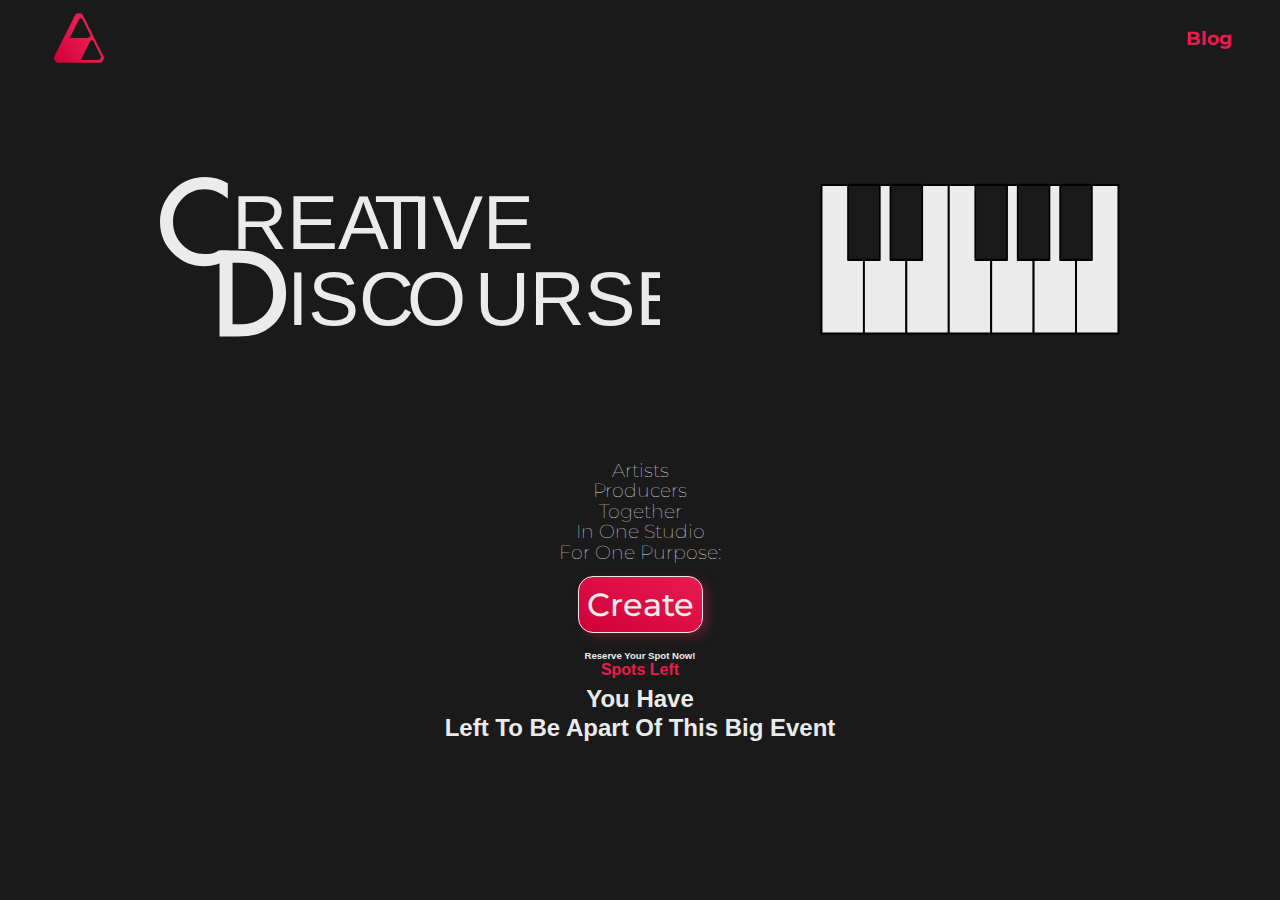
<file: index.html>
<!DOCTYPE html>
<html lang="en">
<head>
    <meta charset="UTF-8">
    <meta name="viewport" content="width=device-width, initial-scale=1.0">
    <title>Creative Discourse</title>
    <link rel="icon" href="/images/favicon.png" type="image/png">
    <link rel="stylesheet" href="/css/styles.css">
    <link rel="stylesheet" href="/css/signUpFormStyling.css">
    <link href="https://fonts.googleapis.com/css2?family=Montserrat:wght@400;500&display=swap" rel="stylesheet"> 
</head>
<body>
    <audio id="cKey" src="/media/Allstar1.mp3" type="audio/mpeg"></audio>
    <audio id="dKey" src="/media/Phenom.mp3" type="audio/mpeg"></audio>
    <audio id="eKey" src="/media/Braveheart.mp3" type="audio/mpeg"></audio>
    <audio id="fKey" src="/media/Reality.mp3" type="audio/mpeg"></audio>
    <audio id="gKey" src="/media/Vibe.mp3" type="audio/mpeg"></audio>
    <header class="header">
        <svg id="svgNav" height="64px" viewBox="0 0 727 720" version="1.1" xmlns="http://www.w3.org/2000/svg" xmlns:xlink="http://www.w3.org/1999/xlink" xml:space="preserve" xmlns:serif="http://www.serif.com/" style="fill-rule:evenodd;clip-rule:evenodd;stroke-linejoin:round;stroke-miterlimit:2;">
            <a xlink:href="/index.html">
            <g id="Begotten-Icon" serif:id="Begotten Icon" transform="matrix(0.528187,0,-3.39422e-32,0.528187,-3825.59,-6306.54)">
                <path id= "icon" d="M8504.32,13303.1L7356.31,13303.1C7328.62,13303.1 7302.9,13288.8 7288.31,13265.3C7277.8,13248.3 7265.43,13228.4 7254.91,13211.4C7240.26,13187.7 7238.93,13158.2 7251.39,13133.4C7392.8,12851.4 7675.57,12287.5 7827.74,11984.1C7841.31,11957 7868.99,11940 7899.25,11940C7918.98,11940 7941.65,11940 7961.38,11940C7991.65,11940 8019.32,11957 8032.89,11984.1C8185.07,12287.5 8467.84,12851.4 8609.24,13133.4C8621.7,13158.2 8620.37,13187.7 8605.73,13211.4C8595.2,13228.4 8582.83,13248.3 8572.32,13265.3C8557.73,13288.8 8532.01,13303.1 8504.32,13303.1ZM8459.01,13228.4C8479.82,13228.4 8499.14,13217.7 8510.07,13200C8515.99,13190.4 8522.61,13179.6 8528.53,13170C8539.46,13152.3 8540.44,13130.2 8531.11,13111.6C8472.39,12994.5 8383.28,12816.8 8330.03,12710.7C8321.55,12693.8 8304.25,12683.1 8285.33,12683.1C8266.42,12683.1 8249.12,12693.8 8240.64,12710.7C8156.06,12879.3 7980.97,13228.4 7980.97,13228.4L8459.01,13228.4ZM7936.28,12103.8C7944.76,12086.9 7962.06,12076.2 7980.97,12076.2C7999.89,12076.2 8017.19,12086.9 8025.67,12103.8C8081.31,12214.7 8176.13,12403.8 8234.49,12520.2C8245.38,12541.9 8244.24,12567.6 8231.49,12588.3C8218.74,12609 8196.2,12621.5 8171.92,12621.5C7995.81,12621.5 7676.61,12621.5 7676.61,12621.5C7676.61,12621.5 7851.7,12272.4 7936.28,12103.8Z" 
                />
            </g>
            </a>
            <defs>
                <linearGradient id="iconGrad" x1="0" y1="0" x2="1" y2="0" 
                gradientUnits="userSpaceOnUse" gradientTransform="matrix(877.68,-545.366,545.366,877.68,7272.75,13228.4)">
                    <stop offset="0" style="stop-color:rgb(206,0,53);stop-opacity:1"/>
                    <stop offset="1" style="stop-color:rgb(233,27,80);stop-opacity:1"/>
                </linearGradient>
            </defs>
        </svg>
        <a href="/blog" class="navLink">Blog</a>
    </header>
    <main class="wrapper">
        <div id="title" aria-label="Creative Discoure" title="Creative Discourse">
            <svg width="100%" height="100%" viewBox="0 0 631 202" version="1.1" xmlns="http://www.w3.org/2000/svg" xmlns:xlink="http://www.w3.org/1999/xlink" xml:space="preserve" xmlns:serif="http://www.serif.com/" style="fill-rule:evenodd;clip-rule:evenodd;stroke-linejoin:round;stroke-miterlimit:2;">
                <g transform="matrix(1,0,0,1,-100,-100)">
                    <g transform="matrix(1,0,0,1,-177.868,-58.7185)">
                        <g transform="matrix(1,0,0,1,168.18,75.75)">
                            <text x="270.274px" y="269.39px" style="font-family:'Futura-Medium', 'Futura', sans-serif;font-weight:500;font-size:96px;fill:rgb(235,235,235);">ISC<tspan x="421.352px 507.133px " y="269.39px 269.39px ">OU</tspan>RSE</text>
                        </g>
                        <g transform="matrix(1,0,0,1,98.9219,-19.2654)">
                            <text x="270.274px" y="269.39px" style="font-family:'Futura-Medium', 'Futura', sans-serif;font-weight:500;font-size:96px;fill:rgb(235,235,235);">REA<tspan x="449.43px 495.743px " y="269.39px 269.39px ">TI</tspan>VE</text>
                        </g>
                        <g>
                            <g id="theD" transform="matrix(144,0,0,144,340.059,360)">
                                <path d="M0.09,0L0.09,-0.754L0.249,-0.754C0.324,-0.754 0.384,-0.746 0.428,
                                -0.731C0.475,-0.717 0.518,-0.692 0.557,-0.657C0.634,-0.586 0.673,-0.493 0.673,
                                -0.377C0.673,-0.261 0.633,-0.167 0.552,-0.096C0.511,-0.06 0.468,-0.035 0.424,
                                -0.021C0.382,-0.007 0.323,0 0.247,0L0.09,0ZM0.204,-0.107L0.255,-0.107C0.306,
                                -0.107 0.349,-0.112 0.383,-0.123C0.417,-0.134 0.447,-0.153 0.475,-0.177C0.531,
                                -0.228 0.559,-0.295 0.559,-0.377C0.559,-0.46 0.531,-0.527 0.476,-0.578C0.426,
                                -0.624 0.352,-0.647 0.255,-0.647L0.204,-0.647L0.204,-0.107Z" 
                                style="fill-rule:nonzero;"/>
                            </g>
                            <g id="theC" transform="matrix(144,0,0,144,270.274,269.39)">
                                <path d="M0.647,-0.713L0.647,-0.579C0.582,-0.634 0.514,-0.661 0.443,
                                -0.661C0.366,-0.661 0.301,-0.633 0.248,-0.578C0.194,-0.522 0.167,
                                -0.455 0.167,-0.375C0.167,-0.295 0.194,-0.229 0.248,-0.174C0.301,
                                -0.12 0.366,-0.093 0.444,-0.093C0.484,-0.093 0.519,-0.097 0.546,
                                -0.112C0.563,-0.122 0.555,-0.122 0.575,-0.124C0.594,-0.127 0.615,
                                -0.12 0.656,-0.125L0.647,-0.042C0.582,-0.005 0.514,0.014 0.442,
                                0.014C0.335,0.014 0.243,-0.024 0.167,-0.099C0.091,-0.175 0.053,
                                -0.266 0.053,-0.374C0.053,-0.47 0.084,-0.555 0.148,-0.63C0.226,
                                -0.722 0.327,-0.769 0.451,-0.769C0.519,-0.769 0.584,-0.75 0.647,-0.713Z" 
                                style="fill-rule:nonzero;"/>
                            </g>
                        </g>
                    </g>
                </g>
            </svg>
        </div>
        <div id="piano" aria-label="A Playable Piano">
            <svg width="100%" height="100%" viewBox="0 0 305 154" version="1.1" xmlns="http://www.w3.org/2000/svg" xmlns:xlink="http://www.w3.org/1999/xlink" xml:space="preserve" xmlns:serif="http://www.serif.com/" style="fill-rule:evenodd;clip-rule:evenodd;stroke-linecap:round;stroke-linejoin:round;stroke-miterlimit:1.5;">
                <g transform="matrix(1,0,0,1,-881,-124)">
                    <g id="Piano" transform="matrix(2.15631,0,0,2.17666,124.595,-733.649)">
                        <g transform="matrix(0.970948,0,0,1,10.2117,0)">
                            <rect onClick="playSong()" id="cPiano" x="351.493" y="394.558" width="20.598" height="69.346" style="stroke:black;stroke-width:0.94px;"/>
                        </g>
                        <g transform="matrix(0.970948,0,0,1,30.2117,0)">
                            <rect onclick="playSong()" id="dPiano" x="351.493" y="394.558" width="20.598" 
                            height="69.346" style="stroke:black;stroke-width:0.94px;"/>
                        </g>
                        <g transform="matrix(0.970948,0,0,1,50.2117,0)">
                            <rect onclick="playSong()" id="ePiano" x="351.493" y="394.558" width="20.598" 
                            height="69.346" style="stroke:black;stroke-width:0.94px;"/>
                        </g>
                        <g transform="matrix(0.970948,0,0,1,70.2117,0)">
                            <rect onclick="playSong()" id="fPiano" x="351.493" y="394.558" width="20.598" 
                            height="69.346" style="stroke:black;stroke-width:0.94px;"/>
                        </g>
                        <g transform="matrix(0.970948,0,0,1,90.2117,0)">
                            <rect onclick="playSong()" id="gPiano" x="351.493" y="394.558" width="20.598" 
                            height="69.346" style="stroke:black;stroke-width:0.94px;"/>
                        </g>
                        <g transform="matrix(0.970948,0,0,1,110.212,0)">
                            <rect id="aPiano" x="351.493" y="394.558" width="20.598" 
                            height="69.346" style="stroke:black;stroke-width:0.94px;"/>
                        </g>
                        <g transform="matrix(0.970948,0,0,1,130.212,0)">
                            <rect x="351.493" y="394.558" width="20.598" 
                            height="69.346" style="stroke:black;stroke-width:0.94px;"/>
                        </g>
                        <g transform="matrix(0.75,0,0,0.994438,92.8733,16.0376)">
                            <rect x="361.493" y="380.638" width="20" 
                            height="35.196" style="fill:rgb(26,26,26);stroke:black;stroke-width:1.05px;"/>
                        </g>
                        <g transform="matrix(0.75,0,0,0.994438,152.873,16.0376)">
                            <rect x="361.493" y="380.638" width="20" 
                            height="35.196" style="fill:rgb(26,26,26);stroke:black;stroke-width:1.05px;"/>
                        </g>
                        <g transform="matrix(0.75,0,0,0.994438,112.873,16.0376)">
                            <rect x="361.493" y="380.638" width="20" 
                            height="35.196" style="fill:rgb(26,26,26);stroke:black;stroke-width:1.05px;"/>
                        </g>
                        <g transform="matrix(0.75,0,0,0.994438,172.873,16.0376)">
                            <rect x="361.493" y="380.638" width="20" 
                            height="35.196" style="fill:rgb(26,26,26);stroke:black;stroke-width:1.05px;"/>
                        </g>
                        <g transform="matrix(0.75,0,0,0.994438,192.873,16.0376)">
                            <rect x="361.493" y="380.638" width="20" 
                            height="35.196" style="fill:rgb(26,26,26);stroke:black;stroke-width:1.05px;"/>
                        </g>
                    </g>
                </g>
            </svg>
        </div>
        <!-- <video src="/media/Creative-Discourse-Promo.mp4" controls class="videos"></video> -->
        <h3 id="tagline">
            Artists <br>
            Producers <br>
            Together <br>
            In One Studio <br>
            For One Purpose:
        </h3>        
    <!-- STRIPE CODE FOR CHECKOUT BUTTON -->
    <button class="button" id="checkout-button" data-secret="{{ session_id }}" aria-label="Reservation Button" title="Reservation Button">
        <a href="reservation">Create</a>  
    </button>
    <div class="reserve-section">
        <h4 id="reserveTitle">Reserve Your Spot Now!</h4>
        <h4 id="spotsLeft"><span id="counter"></span> Spots Left</h4>
    </div>
    <div class="countdown-section">
        <h2>You Have</h2>
        <h2 id="countdown"></h2>
        <h2 id="countdownEnd">Left To Be Apart Of This Big Event</h2>  
    </div>
    
    </main>
    <script src="/scripts/main.js"></script>
    <script src="/scripts/payment.js"></script>
    <script type="text/javascript" id="hs-script-loader" async defer src="//js-na1.hs-scripts.com/20341318.js"></script>
</body>
</html>
</file>
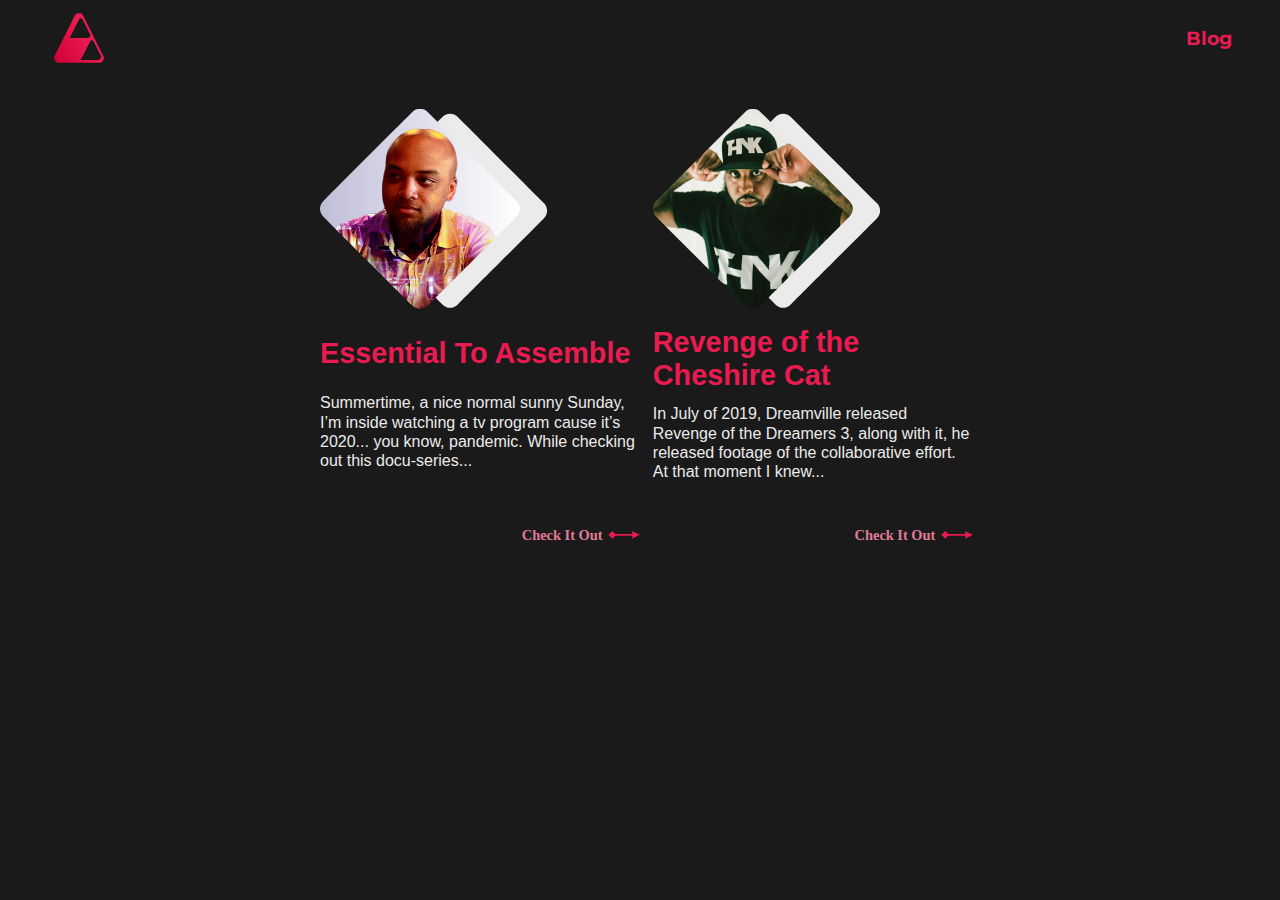
<file: blog.html>
<!DOCTYPE html>
<html lang="en">
<head>
    <meta charset="UTF-8">
    <meta name="viewport" content="width=device-width, initial-scale=1.0">
    <title>Creative Discourse Blog</title>
    <link rel="icon" href="/images/favicon.png" type="image/png">
    <link rel="stylesheet" href="/css/styles.css">
    <link rel="stylesheet" href="/css/blogStyle.css">
    <link href="https://fonts.googleapis.com/css2?family=Montserrat:wght@400;500&display=swap" rel="stylesheet"> 
</head>
<body>
    <svg class="svgClip postClip" height="0" width="0" aria-hidden="true" xmlns="http://www.w3.org/2000/svg" stroke-linejoin="round">
        <defs>
            <clipPath id="profilePicClip" clipPathUnits="objectBoundingBox">
            <path d="M0.462,0.016 C0.472,0.006,0.486,0,0.5,0 C0.514,0,0.528,0.006,0.538,0.016 C0.635,0.112,0.888,0.365,0.984,0.462 C0.994,0.472,1,0.486,1,0.5 C1,0.514,0.994,0.528,0.984,0.538 C0.888,0.635,0.635,0.888,0.538,0.984 C0.528,0.994,0.514,1,0.5,1 C0.486,1,0.472,0.994,0.462,0.984 C0.365,0.888,0.112,0.635,0.016,0.538 C0.006,0.528,0,0.514,0,0.5 C0,0.486,0.006,0.472,0.016,0.462 C0.112,0.365,0.365,0.112,0.462,0.016"/>
            </clipPath>
        </defs>
        </svg>
        <header class="header">
            <svg id="svgNav" height="64px" viewBox="0 0 727 720" aria-label="Begotten Sounds Icon home link" label="Begotten Sounds Icon link to go home" version="1.1" xmlns="http://www.w3.org/2000/svg" xmlns:xlink="http://www.w3.org/1999/xlink" xml:space="preserve" xmlns:serif="http://www.serif.com/" style="fill-rule:evenodd;clip-rule:evenodd;stroke-linejoin:round;stroke-miterlimit:2;">
                <a xlink:href="/index">
                <g id="Begotten-Icon" serif:id="Begotten Icon" transform="matrix(0.528187,0,-3.39422e-32,0.528187,-3825.59,-6306.54)">
                    <path id= "icon" d="M8504.32,13303.1L7356.31,13303.1C7328.62,13303.1 7302.9,13288.8 7288.31,13265.3C7277.8,13248.3 7265.43,13228.4 7254.91,13211.4C7240.26,13187.7 7238.93,13158.2 7251.39,13133.4C7392.8,12851.4 7675.57,12287.5 7827.74,11984.1C7841.31,11957 7868.99,11940 7899.25,11940C7918.98,11940 7941.65,11940 7961.38,11940C7991.65,11940 8019.32,11957 8032.89,11984.1C8185.07,12287.5 8467.84,12851.4 8609.24,13133.4C8621.7,13158.2 8620.37,13187.7 8605.73,13211.4C8595.2,13228.4 8582.83,13248.3 8572.32,13265.3C8557.73,13288.8 8532.01,13303.1 8504.32,13303.1ZM8459.01,13228.4C8479.82,13228.4 8499.14,13217.7 8510.07,13200C8515.99,13190.4 8522.61,13179.6 8528.53,13170C8539.46,13152.3 8540.44,13130.2 8531.11,13111.6C8472.39,12994.5 8383.28,12816.8 8330.03,12710.7C8321.55,12693.8 8304.25,12683.1 8285.33,12683.1C8266.42,12683.1 8249.12,12693.8 8240.64,12710.7C8156.06,12879.3 7980.97,13228.4 7980.97,13228.4L8459.01,13228.4ZM7936.28,12103.8C7944.76,12086.9 7962.06,12076.2 7980.97,12076.2C7999.89,12076.2 8017.19,12086.9 8025.67,12103.8C8081.31,12214.7 8176.13,12403.8 8234.49,12520.2C8245.38,12541.9 8244.24,12567.6 8231.49,12588.3C8218.74,12609 8196.2,12621.5 8171.92,12621.5C7995.81,12621.5 7676.61,12621.5 7676.61,12621.5C7676.61,12621.5 7851.7,12272.4 7936.28,12103.8Z" 
                    />
                </g>
                </a>
                <defs>
                    <linearGradient id="iconGrad" x1="0" y1="0" x2="1" y2="0" 
                    gradientUnits="userSpaceOnUse" gradientTransform="matrix(877.68,-545.366,545.366,877.68,7272.75,13228.4)">
                        <stop offset="0" style="stop-color:rgb(206,0,53);stop-opacity:1"/>
                        <stop offset="1" style="stop-color:rgb(233,27,80);stop-opacity:1"/>
                    </linearGradient>
                </defs>
            </svg>
            <a href="/blog" class="navLink">Blog</a>
        </header>
    <main class="flexContainer">

       <section class="blogCard">
            <div class="profilePicBackground">
            <img src="/images/bson.jpg" alt="Profile Picture" class="profilePic" loading="lazy">
            </div>
            <h3 class="blogHeadline headline">
                <a href="/posts/essential-to-assemble" class="headlineLink">Essential To Assemble</a>
            </h3>
            <p class="blogPreview">
                Summertime, a nice normal sunny Sunday, I’m inside watching a tv program cause it’s 2020... you know, pandemic.
                While checking out this docu-series...
            </p>
            <footer class="blogLinkFooter">
                <a href="/posts/essential-to-assemble" class="blogLink blogArrow">
                    Check It Out
                </a>
            </footer>
       </section>  

       <section class="blogCard">
         <div class="profilePicBackground">
           <img src="/images/ty-profile.jpg" alt="Profile Picture" class="profilePic" loading="lazy">
         </div>
         <h3 class="blogHeadline headline">
             <a href="/posts/revenge-of-the-cheshire-cat" class="headlineLink">Revenge of the Cheshire Cat</a>
            </h3>
         <p class="blogPreview">
             In July of 2019, Dreamville released Revenge of the Dreamers 3, along with it, he released footage of the collaborative effort. 
             At that moment I knew...
         </p>
         <footer class="blogLinkFooter">
           <a href="/posts/revenge-of-the-cheshire-cat" class="blogLink blogArrow">
             Check It Out
           </a>
         </footer>
       </section> 
       
    </main>
</body>
</html>
</file>
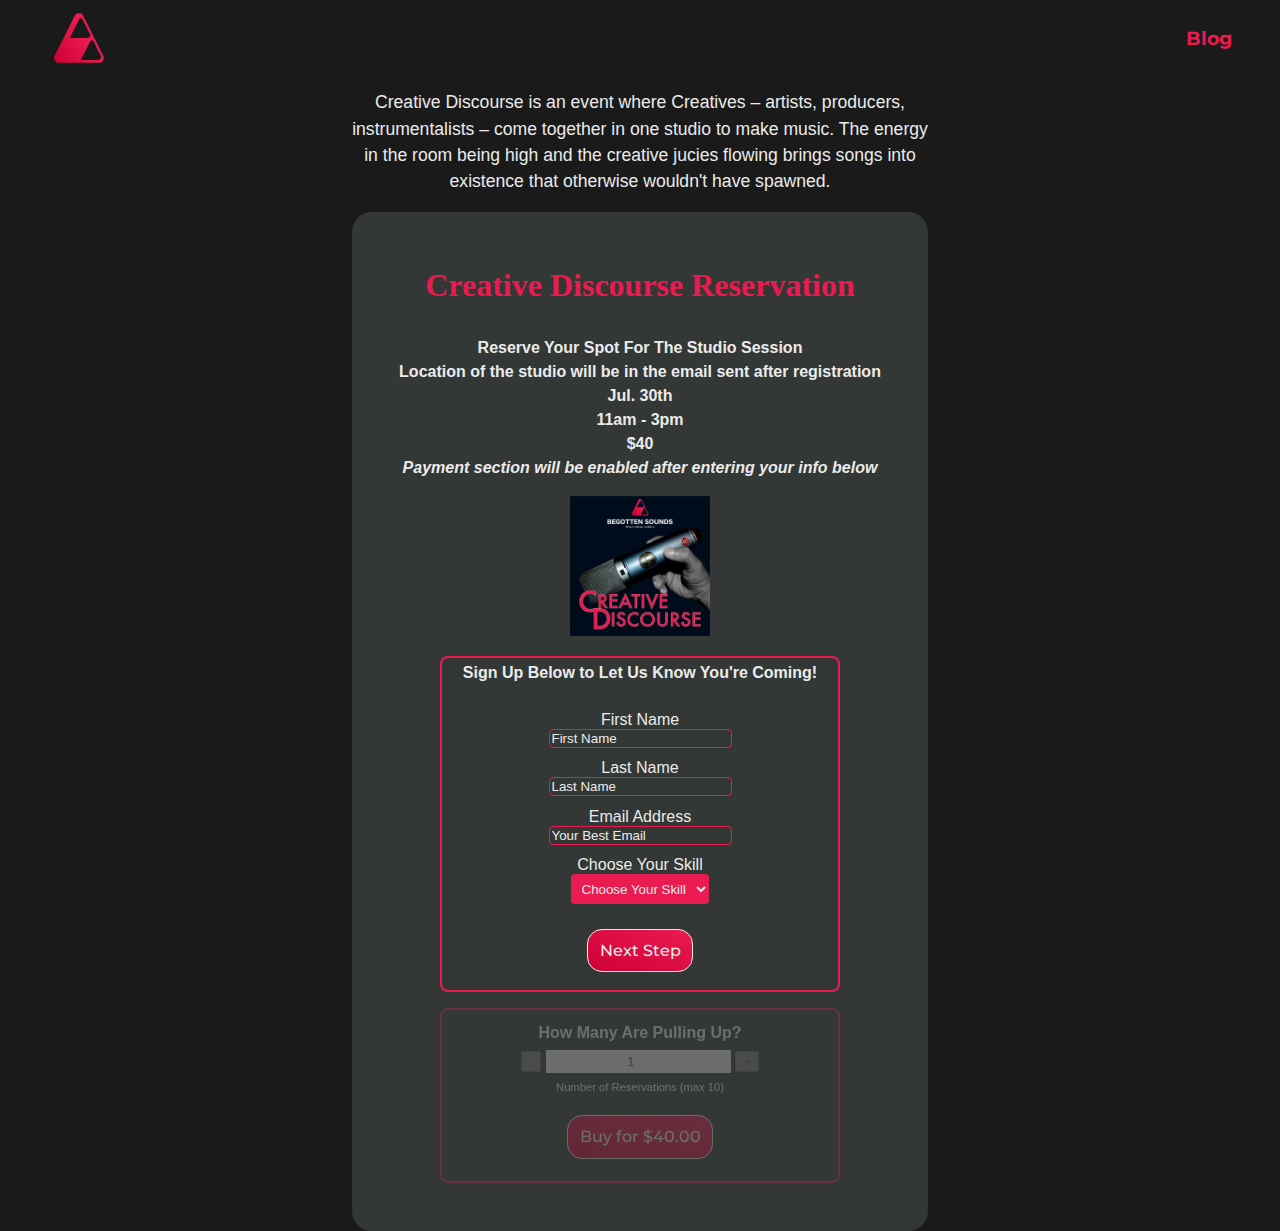
<file: reservation.html>
<!DOCTYPE html>
<html lang="en">
<head>
  <meta charset="utf-8" />
  <meta name="viewport" content="width=device-width, initial-scale=1.0">
  <title>Creative Discourse Reservation</title>
  <link rel="icon" href="/images/favicon.png" type="image/png">
  <link rel="stylesheet" href="css/reservation.css"/>
  <link rel="stylesheet" href="css/styles.css">
  <script src="https://js.stripe.com/v3/"></script>
</head>

  <body>
    <header class="header">
      <svg id="svgNav" height="64px" viewBox="0 0 727 720" version="1.1" xmlns="http://www.w3.org/2000/svg" xmlns:xlink="http://www.w3.org/1999/xlink" xml:space="preserve" xmlns:serif="http://www.serif.com/" style="fill-rule:evenodd;clip-rule:evenodd;stroke-linejoin:round;stroke-miterlimit:2;">
          <a xlink:href="/index">
          <g id="Begotten-Icon" serif:id="Begotten Icon" transform="matrix(0.528187,0,-3.39422e-32,0.528187,-3825.59,-6306.54)">
              <path id= "icon" d="M8504.32,13303.1L7356.31,13303.1C7328.62,13303.1 7302.9,13288.8 7288.31,13265.3C7277.8,13248.3 7265.43,13228.4 7254.91,13211.4C7240.26,13187.7 7238.93,13158.2 7251.39,13133.4C7392.8,12851.4 7675.57,12287.5 7827.74,11984.1C7841.31,11957 7868.99,11940 7899.25,11940C7918.98,11940 7941.65,11940 7961.38,11940C7991.65,11940 8019.32,11957 8032.89,11984.1C8185.07,12287.5 8467.84,12851.4 8609.24,13133.4C8621.7,13158.2 8620.37,13187.7 8605.73,13211.4C8595.2,13228.4 8582.83,13248.3 8572.32,13265.3C8557.73,13288.8 8532.01,13303.1 8504.32,13303.1ZM8459.01,13228.4C8479.82,13228.4 8499.14,13217.7 8510.07,13200C8515.99,13190.4 8522.61,13179.6 8528.53,13170C8539.46,13152.3 8540.44,13130.2 8531.11,13111.6C8472.39,12994.5 8383.28,12816.8 8330.03,12710.7C8321.55,12693.8 8304.25,12683.1 8285.33,12683.1C8266.42,12683.1 8249.12,12693.8 8240.64,12710.7C8156.06,12879.3 7980.97,13228.4 7980.97,13228.4L8459.01,13228.4ZM7936.28,12103.8C7944.76,12086.9 7962.06,12076.2 7980.97,12076.2C7999.89,12076.2 8017.19,12086.9 8025.67,12103.8C8081.31,12214.7 8176.13,12403.8 8234.49,12520.2C8245.38,12541.9 8244.24,12567.6 8231.49,12588.3C8218.74,12609 8196.2,12621.5 8171.92,12621.5C7995.81,12621.5 7676.61,12621.5 7676.61,12621.5C7676.61,12621.5 7851.7,12272.4 7936.28,12103.8Z" 
              />
          </g>
          </a>
          <defs>
              <linearGradient id="iconGrad" x1="0" y1="0" x2="1" y2="0" 
              gradientUnits="userSpaceOnUse" gradientTransform="matrix(877.68,-545.366,545.366,877.68,7272.75,13228.4)">
                  <stop offset="0" style="stop-color:rgb(206,0,53);stop-opacity:1"/>
                  <stop offset="1" style="stop-color:rgb(233,27,80);stop-opacity:1"/>
              </linearGradient>
          </defs>
      </svg>
      <a href="/blog" class="navLink">Blog</a>
  </header>
    <div class="sr-root">
      <div class="sr-main">
        <p id="reserveText">
          Creative Discourse is an event where Creatives – artists, producers, instrumentalists –
          come together in one studio to make music. The energy in the room being high and 
          the creative jucies flowing brings songs into existence that otherwise wouldn't have spawned.
        </p>
        <section class="container">
          <div>
            <h1>Creative Discourse Reservation</h1>
            <h4 class="reserveInfo">Reserve Your Spot For The Studio Session <br>
              Location of the studio will be in the email sent after registration
              Jul. 30th<br>
              11am - 3pm<br>
              $40<br> <em>Payment section will be enabled after entering your info below</em></h4>
            <div class="cd-image">
              <img
                src="/images/Creative Discourse.jpg"
                width="140"
                height="140"
              />
            </div>
          </div>
          
          <section id="drip-section">
            <form action="https://www.getdrip.com/forms/117453377/submissions" method="post" data-drip-embedded-form="117453377" id="drip-ef-117453377">
              <div data-drip-attribute="description"><strong>Sign Up Below to Let Us Know You're Coming!</strong><br>
              </div>
              
              <div>
                  <label for="drip-first-name">First Name</label><br>
                  <input type="text" id="drip-first-name" name="fields[first_name]" value="" placeholder="First Name">
              </div>
            
              <div>
                  <label for="drip-last-name">Last Name</label><br>
                  <input type="text" id="drip-last-name" name="fields[last_name]" value="" placeholder="Last Name">
              </div>
            
              <div>
                  <label for="drip-email">Email Address</label><br>
                  <input type="email" id="drip-email" name="fields[email]" value="" placeholder="Your Best Email">
              </div>
            
              <div>
                  <label for="drip-pro-skill">Choose Your Skill</label><br>
                  <select name="fields[pro_skill]" class="drip-select">
                    <option disabled="" selected="" value="">Choose Your Skill</option>
                      <option value="Producer">Producer</option>
                      <option value="Artist">Artist</option>
                      <option value="Both">Both</option>
                  </select>
              </div>
            
              <div style="display: none;" aria-hidden="true">
                <label for="website">Website</label><br>
                <input type="text" id="website" name="website" tabindex="-1" autocomplete="false" value="">
              </div>

              <div>
                <input type="submit" value="Next Step" data-drip-attribute="sign-up-button" id="drip-button">
              </div>
            </form>  
          </section>
          
          <section id="buy-section" class="disabled-section">
            <h4 id="buy-header">How Many Are Pulling Up?</h4>
            <div class="quantity-setter">
              <button class="increment-btn" id="subtract" disabled>
                -
              </button>
              <input type="number" id="quantity-input" min="1" value="1" disabled />
              <button class="increment-btn" id="add" disabled>
                +
              </button>
            </div>
            <p class="sr-legal-text">Number of Reservations (max 10)</p>
  
            <button class="button" id="buyButton" disabled>
              Buy for $<span id="total">40</span>.00
            </button>
          </section>

        </section>
        <div id="error-message">
          <p>
            Uh Ohh! Reservations going like hotcakes. All spots may have been 
            reserved or another error has occured.
          </p>
        </div>
      </div>
    </div>
    <script src="/scripts/signup-script.js"></script>
    <script src="/scripts/payment.js"></script>
    <script type="text/javascript" id="hs-script-loader" async defer src="//js-na1.hs-scripts.com/20341318.js"></script>
  </body>
</html>
</file>
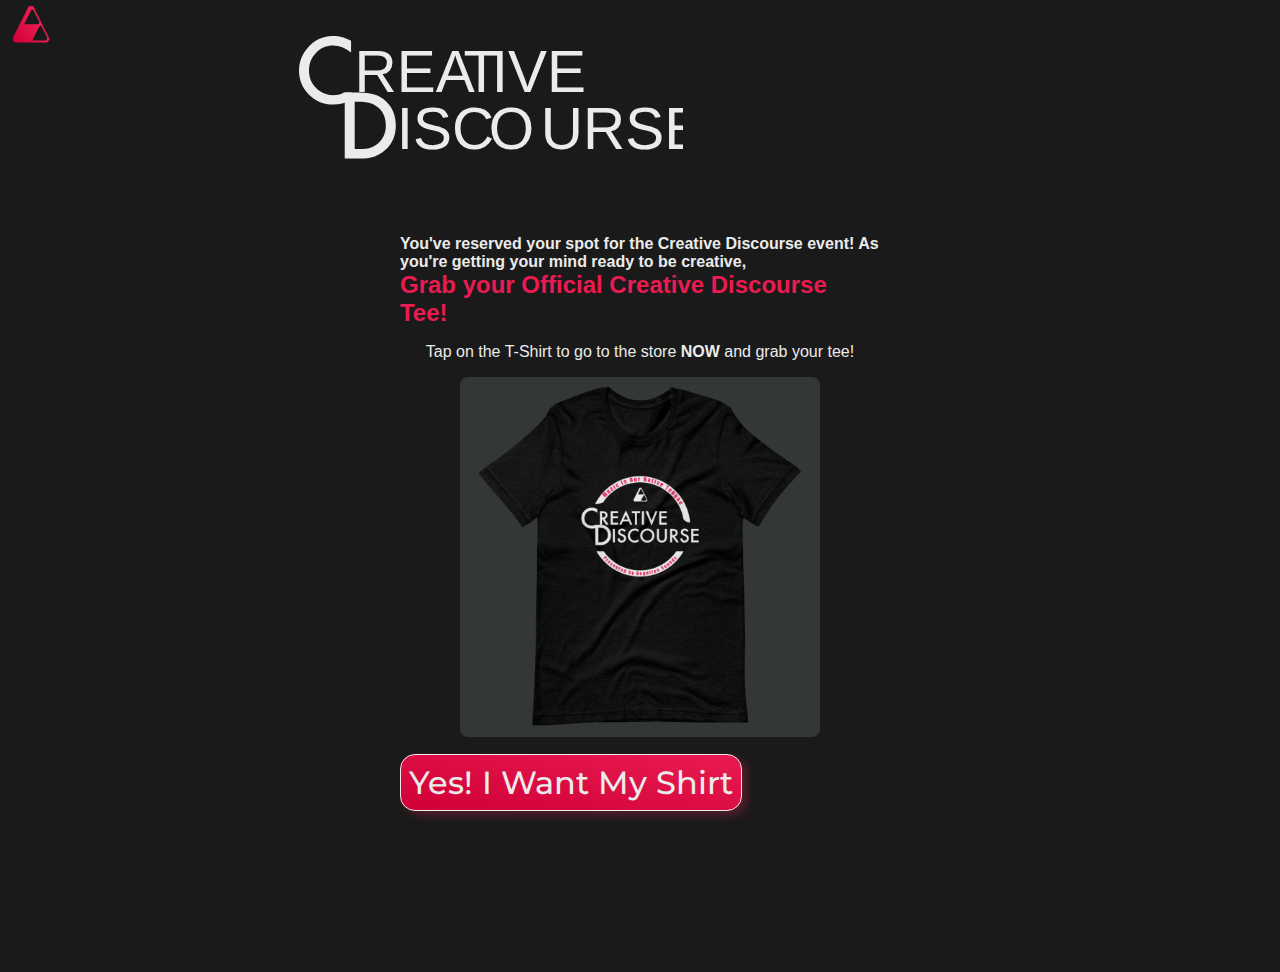
<file: success.html>
<!DOCTYPE html>
<html lang="en">
<head>
    <meta charset="UTF-8">
    <meta name="viewport" content="width=device-width, initial-scale=1.0">
    <title>Reservation Sucess Creative Discourse</title>
    <link rel="icon" href="/images/favicon.png" type="image/png">
    <link rel="stylesheet" href="/css/styles.css">
</head>
<body>
    <main class="wrapper">
        <svg id="svgIcon" width="255px" height="100%" viewBox="0 0 727 720" version="1.1" xmlns="http://www.w3.org/2000/svg" xmlns:xlink="http://www.w3.org/1999/xlink" xml:space="preserve" xmlns:serif="http://www.serif.com/" style="fill-rule:evenodd;clip-rule:evenodd;stroke-linejoin:round;stroke-miterlimit:2;">
            <a xlink:href="index.html">
            <g id="Begotten-Icon" serif:id="Begotten Icon" transform="matrix(0.528187,0,-3.39422e-32,0.528187,-3825.59,-6306.54)">
                <path id= "icon" d="M8504.32,13303.1L7356.31,13303.1C7328.62,13303.1 7302.9,13288.8 7288.31,13265.3C7277.8,13248.3 7265.43,13228.4 7254.91,13211.4C7240.26,13187.7 7238.93,13158.2 7251.39,13133.4C7392.8,12851.4 7675.57,12287.5 7827.74,11984.1C7841.31,11957 7868.99,11940 7899.25,11940C7918.98,11940 7941.65,11940 7961.38,11940C7991.65,11940 8019.32,11957 8032.89,11984.1C8185.07,12287.5 8467.84,12851.4 8609.24,13133.4C8621.7,13158.2 8620.37,13187.7 8605.73,13211.4C8595.2,13228.4 8582.83,13248.3 8572.32,13265.3C8557.73,13288.8 8532.01,13303.1 8504.32,13303.1ZM8459.01,13228.4C8479.82,13228.4 8499.14,13217.7 8510.07,13200C8515.99,13190.4 8522.61,13179.6 8528.53,13170C8539.46,13152.3 8540.44,13130.2 8531.11,13111.6C8472.39,12994.5 8383.28,12816.8 8330.03,12710.7C8321.55,12693.8 8304.25,12683.1 8285.33,12683.1C8266.42,12683.1 8249.12,12693.8 8240.64,12710.7C8156.06,12879.3 7980.97,13228.4 7980.97,13228.4L8459.01,13228.4ZM7936.28,12103.8C7944.76,12086.9 7962.06,12076.2 7980.97,12076.2C7999.89,12076.2 8017.19,12086.9 8025.67,12103.8C8081.31,12214.7 8176.13,12403.8 8234.49,12520.2C8245.38,12541.9 8244.24,12567.6 8231.49,12588.3C8218.74,12609 8196.2,12621.5 8171.92,12621.5C7995.81,12621.5 7676.61,12621.5 7676.61,12621.5C7676.61,12621.5 7851.7,12272.4 7936.28,12103.8Z" 
                />
            </g>
            </a>
            <defs>
                <linearGradient id="iconGrad" x1="0" y1="0" x2="1" y2="0" 
                gradientUnits="userSpaceOnUse" gradientTransform="matrix(877.68,-545.366,545.366,877.68,7272.75,13228.4)">
                    <stop offset="0" style="stop-color:rgb(206,0,53);stop-opacity:1"/>
                    <stop offset="1" style="stop-color:rgb(233,27,80);stop-opacity:1"/>
                </linearGradient>
            </defs>
        </svg>
        <div aria-label="Creative Discoure" class="svg" id="success-title">
            <svg viewBox="0 0 631 202" version="1.1" xmlns="http://www.w3.org/2000/svg" xmlns:xlink="http://www.w3.org/1999/xlink" xml:space="preserve" xmlns:serif="http://www.serif.com/" style="fill-rule:evenodd;clip-rule:evenodd;stroke-linejoin:round;stroke-miterlimit:2;">
                <g transform="matrix(1,0,0,1,-100,-100)">
                    <g transform="matrix(1,0,0,1,-177.868,-58.7185)">
                        <g transform="matrix(1,0,0,1,168.18,75.75)">
                            <text x="270.274px" y="269.39px" style="font-family:'Futura-Medium', 'Futura', sans-serif;font-weight:500;font-size:96px;fill:rgb(235,235,235);">ISC<tspan x="421.352px 507.133px " y="269.39px 269.39px ">OU</tspan>RSE</text>
                        </g>
                        <g transform="matrix(1,0,0,1,98.9219,-19.2654)">
                            <text x="270.274px" y="269.39px" style="font-family:'Futura-Medium', 'Futura', sans-serif;font-weight:500;font-size:96px;fill:rgb(235,235,235);">REA<tspan x="449.43px 495.743px " y="269.39px 269.39px ">TI</tspan>VE</text>
                        </g>
                        <g>
                            <g id="theD" transform="matrix(144,0,0,144,340.059,360)">
                                <path d="M0.09,0L0.09,-0.754L0.249,-0.754C0.324,-0.754 0.384,-0.746 0.428,
                                -0.731C0.475,-0.717 0.518,-0.692 0.557,-0.657C0.634,-0.586 0.673,-0.493 0.673,
                                -0.377C0.673,-0.261 0.633,-0.167 0.552,-0.096C0.511,-0.06 0.468,-0.035 0.424,
                                -0.021C0.382,-0.007 0.323,0 0.247,0L0.09,0ZM0.204,-0.107L0.255,-0.107C0.306,
                                -0.107 0.349,-0.112 0.383,-0.123C0.417,-0.134 0.447,-0.153 0.475,-0.177C0.531,
                                -0.228 0.559,-0.295 0.559,-0.377C0.559,-0.46 0.531,-0.527 0.476,-0.578C0.426,
                                -0.624 0.352,-0.647 0.255,-0.647L0.204,-0.647L0.204,-0.107Z" 
                                style="fill-rule:nonzero;"/>
                            </g>
                            <g id="theC" transform="matrix(144,0,0,144,270.274,269.39)">
                                <path d="M0.647,-0.713L0.647,-0.579C0.582,-0.634 0.514,-0.661 0.443,
                                -0.661C0.366,-0.661 0.301,-0.633 0.248,-0.578C0.194,-0.522 0.167,
                                -0.455 0.167,-0.375C0.167,-0.295 0.194,-0.229 0.248,-0.174C0.301,
                                -0.12 0.366,-0.093 0.444,-0.093C0.484,-0.093 0.519,-0.097 0.546,
                                -0.112C0.563,-0.122 0.555,-0.122 0.575,-0.124C0.594,-0.127 0.615,
                                -0.12 0.656,-0.125L0.647,-0.042C0.582,-0.005 0.514,0.014 0.442,
                                0.014C0.335,0.014 0.243,-0.024 0.167,-0.099C0.091,-0.175 0.053,
                                -0.266 0.053,-0.374C0.053,-0.47 0.084,-0.555 0.148,-0.63C0.226,
                                -0.722 0.327,-0.769 0.451,-0.769C0.519,-0.769 0.584,-0.75 0.647,-0.713Z" 
                                style="fill-rule:nonzero;"/>
                            </g>
                        </g>
                    </g>
                </g>
            </svg>
        </div>
        <section class="success-message">
            <h4 id="successMessage">You've reserved your spot for the Creative Discourse event!
                As you're getting your mind ready to be creative, <br> <span class="bigger-text">Grab your Official Creative Discourse Tee!</span>
            </h4>
            <p class="success-para">Tap on the T-Shirt to go to the store <b>NOW</b> and grab your tee!</p>
            <a href="https://www.begottensounds.com/store/creative-discourse-unisex-t-shirt">
                <img src="/images/cd-tee.png" alt="The Creative Discourse T-Shirt" class="product-pic">
            </a>
            <a href="https://www.begottensounds.com/store/creative-discourse-unisex-t-shirt" id="checkout-button">Yes! I Want My Shirt</a>
        </section>
    </main>
  <script type="text/javascript" id="hs-script-loader" async defer src="//js-na1.hs-scripts.com/20341318.js"></script>
</body>

<style>
    .wrapper {
        display: grid;
        grid-template-rows: 0.1fr 0.5fr 1fr;
    }
    #success-title{
        grid-row: 2/3;
        grid-column: 2/4;
        width: 30vw;
    }
    .success-message {
        display: flex;
        flex-direction: column;
        align-items: center;
        grid-row: 3/4;
        grid-column: 2/6;
        justify-self: center;
        max-width: 60ch;
        margin: 1em;
    }

    .bigger-text {
        color: var(--begotten-red);
        font-size: x-large;
    }

    .success-para {
        margin-block: 1em;
    }

    .product-pic {
        background-color: var(--begotten-grey);
        border-radius: 8px;
        height: 40vh;
    }

    section > #checkout-button {
        display: flex;
        justify-content: center;
    }

    @media (max-width: 500px) {
        .wrapper {
            display: flex;
            flex-direction: column;
        }
        #success-title {
            width: 60vw;
            margin-top: 1em;
            margin-bottom: 1em;
        }
    }
</style>
</html>
</file>
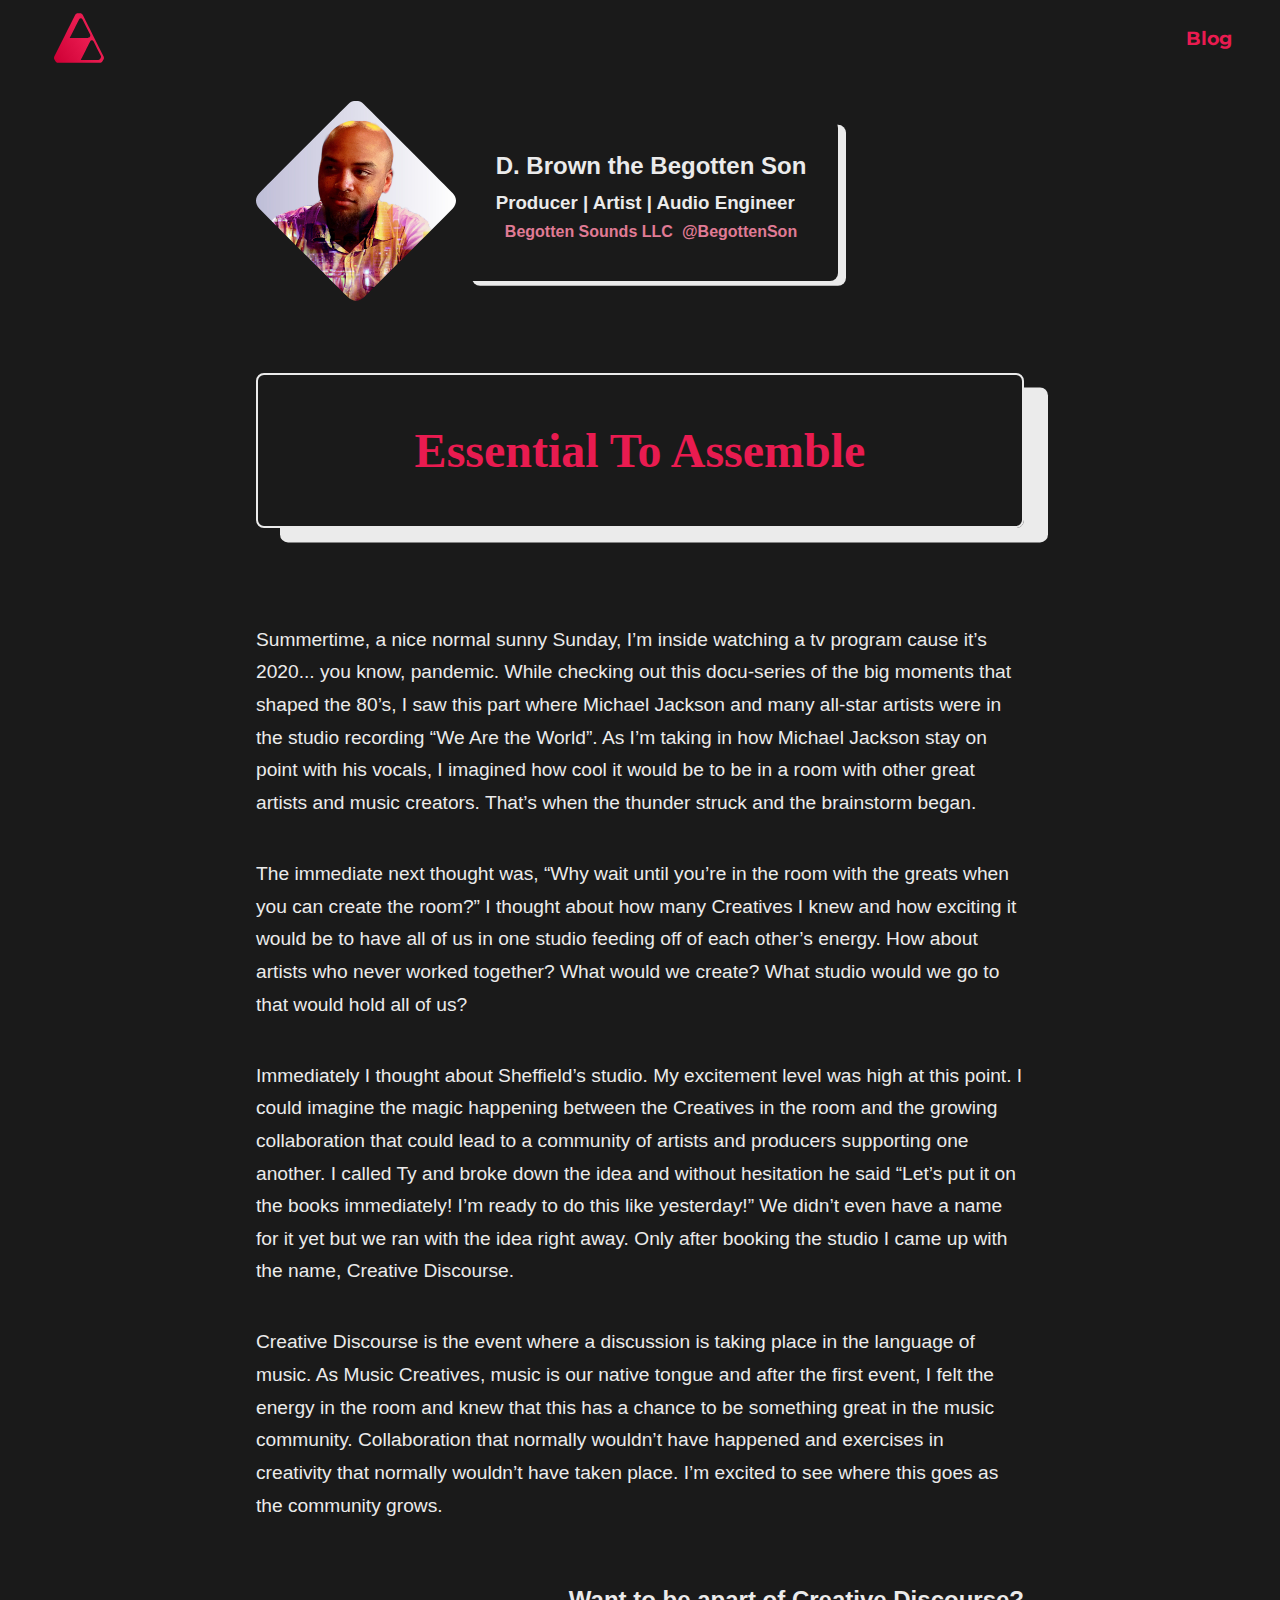
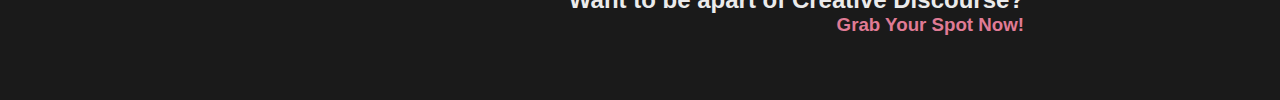
<file: posts/essential-to-assemble.html>
<!DOCTYPE html>
<html lang="en">
<head>
    <meta charset="UTF-8">
    <meta name="viewport" content="width=device-width, initial-scale=1.0">
    <title>Essential To Assemble</title>
    <link rel="icon" href="/images/favicon.png" type="image/png">
    <link rel="stylesheet" href="/css/styles.css">
    <link rel="stylesheet" href="/css/blogStyle.css">
    <link href="https://fonts.googleapis.com/css2?family=Montserrat:wght@400;500&display=swap" rel="stylesheet">
</head>
<body>
    <header class="header">
        <svg id="svgNav" height="64px" viewBox="0 0 727 720" version="1.1" xmlns="http://www.w3.org/2000/svg" xmlns:xlink="http://www.w3.org/1999/xlink" xml:space="preserve" xmlns:serif="http://www.serif.com/" style="fill-rule:evenodd;clip-rule:evenodd;stroke-linejoin:round;stroke-miterlimit:2;">
            <a xlink:href="/index">
            <g id="Begotten-Icon" serif:id="Begotten Icon" transform="matrix(0.528187,0,-3.39422e-32,0.528187,-3825.59,-6306.54)">
                <path id= "icon" d="M8504.32,13303.1L7356.31,13303.1C7328.62,13303.1 7302.9,13288.8 7288.31,13265.3C7277.8,13248.3 7265.43,13228.4 7254.91,13211.4C7240.26,13187.7 7238.93,13158.2 7251.39,13133.4C7392.8,12851.4 7675.57,12287.5 7827.74,11984.1C7841.31,11957 7868.99,11940 7899.25,11940C7918.98,11940 7941.65,11940 7961.38,11940C7991.65,11940 8019.32,11957 8032.89,11984.1C8185.07,12287.5 8467.84,12851.4 8609.24,13133.4C8621.7,13158.2 8620.37,13187.7 8605.73,13211.4C8595.2,13228.4 8582.83,13248.3 8572.32,13265.3C8557.73,13288.8 8532.01,13303.1 8504.32,13303.1ZM8459.01,13228.4C8479.82,13228.4 8499.14,13217.7 8510.07,13200C8515.99,13190.4 8522.61,13179.6 8528.53,13170C8539.46,13152.3 8540.44,13130.2 8531.11,13111.6C8472.39,12994.5 8383.28,12816.8 8330.03,12710.7C8321.55,12693.8 8304.25,12683.1 8285.33,12683.1C8266.42,12683.1 8249.12,12693.8 8240.64,12710.7C8156.06,12879.3 7980.97,13228.4 7980.97,13228.4L8459.01,13228.4ZM7936.28,12103.8C7944.76,12086.9 7962.06,12076.2 7980.97,12076.2C7999.89,12076.2 8017.19,12086.9 8025.67,12103.8C8081.31,12214.7 8176.13,12403.8 8234.49,12520.2C8245.38,12541.9 8244.24,12567.6 8231.49,12588.3C8218.74,12609 8196.2,12621.5 8171.92,12621.5C7995.81,12621.5 7676.61,12621.5 7676.61,12621.5C7676.61,12621.5 7851.7,12272.4 7936.28,12103.8Z" 
                />
            </g>
            </a>
            <defs>
                <linearGradient id="iconGrad" x1="0" y1="0" x2="1" y2="0" 
                gradientUnits="userSpaceOnUse" gradientTransform="matrix(877.68,-545.366,545.366,877.68,7272.75,13228.4)">
                    <stop offset="0" style="stop-color:rgb(206,0,53);stop-opacity:1"/>
                    <stop offset="1" style="stop-color:rgb(233,27,80);stop-opacity:1"/>
                </linearGradient>
            </defs>
        </svg>
        <a href="/blog" class="navLink">Blog</a>
    </header>
    <article class="blogPostWrap">
        <div class="blogPostHeader">
            <img src="/images/bson.jpg" alt="Profile Picture" width="200px" height="100%" class="profilePic postProfilePic" loading="lazy">
            <div class="blogPostInfo">
                <h2>D. Brown the Begotten Son</h2>
                <h3>Producer | Artist | Audio Engineer</h3>
                <h4 class="blogPostLinks">
                    <a href="http://www.begottensounds.com" target="_blank">Begotten Sounds LLC</a>
                    <a href="http://www.instagram.com/begottenson/" target="_blank" rel="noreferrer noopener">@BegottenSon</a>
                </h4>
            </div>
        </div>
        <h1 class="blogPostHeadline">Essential To Assemble</h1>
        <p class="blogPara">
            Summertime, a nice normal sunny Sunday, I’m inside watching a tv program cause it’s 2020... you know, pandemic. 
            While checking out this docu-series of the big moments that shaped the 80’s, I saw this part where Michael Jackson and many all-star artists were in the studio recording “We Are the World”. 
            As I’m taking in how Michael Jackson stay on point with his vocals, I imagined how cool it would be to be in a room with other great artists and music creators. 
            That’s when the thunder struck and the brainstorm began.
        </p>
        <p class="blogPara">
            The immediate next thought was, “Why wait until you’re in the room with the greats when you can create the room?” 
            I thought about how many Creatives I knew and how exciting it would be to have all of us in one studio feeding off of each other’s energy. 
            How about artists who never worked together? What would we create? What studio would we go to that would hold all of us?
        </p>
        <p class="blogPara">
            Immediately I thought about Sheffield’s studio. My excitement level was high at this point. 
            I could imagine the magic happening between the Creatives in the room and the growing collaboration that could lead to a community of artists and producers supporting one another. 
            I called Ty and broke down the idea and without hesitation he said “Let’s put it on the books immediately! I’m ready to do this like yesterday!” 
            We didn’t even have a name for it yet but we ran with the idea right away. Only after booking the studio I came up with the name, Creative Discourse.
        </p>
        <p class="blogPara">
            Creative Discourse is the event where a discussion is taking place in the language of music. 
            As Music Creatives, music is our native tongue and after the first event, I felt the energy in the room and knew that this has a chance to be something great in the music community. 
            Collaboration that normally wouldn’t have happened and exercises in creativity that normally wouldn’t have taken place. I’m excited to see where this goes as the community grows.
        </p>
        <div class="endBlog">
            <h2>Want to be apart of Creative Discourse?</h2> 
            <h3> <a href="/reservation">Grab Your Spot Now!</a></h3>   
        </div>
        
    </article>
    <svg class="svgClip postClip" height="0" width="0" xmlns="http://www.w3.org/2000/svg" stroke-linejoin="round">
        <defs>
            <clipPath id="profilePicClip" clipPathUnits="objectBoundingBox">
            <path d="M0.462,0.016 C0.472,0.006,0.486,0,0.5,0 C0.514,0,0.528,0.006,0.538,0.016 C0.635,0.112,0.888,0.365,0.984,0.462 C0.994,0.472,1,0.486,1,0.5 C1,0.514,0.994,0.528,0.984,0.538 C0.888,0.635,0.635,0.888,0.538,0.984 C0.528,0.994,0.514,1,0.5,1 C0.486,1,0.472,0.994,0.462,0.984 C0.365,0.888,0.112,0.635,0.016,0.538 C0.006,0.528,0,0.514,0,0.5 C0,0.486,0.006,0.472,0.016,0.462 C0.112,0.365,0.365,0.112,0.462,0.016"/>
            </clipPath>
        </defs>
        </svg>
        
</body>
</html>
</file>
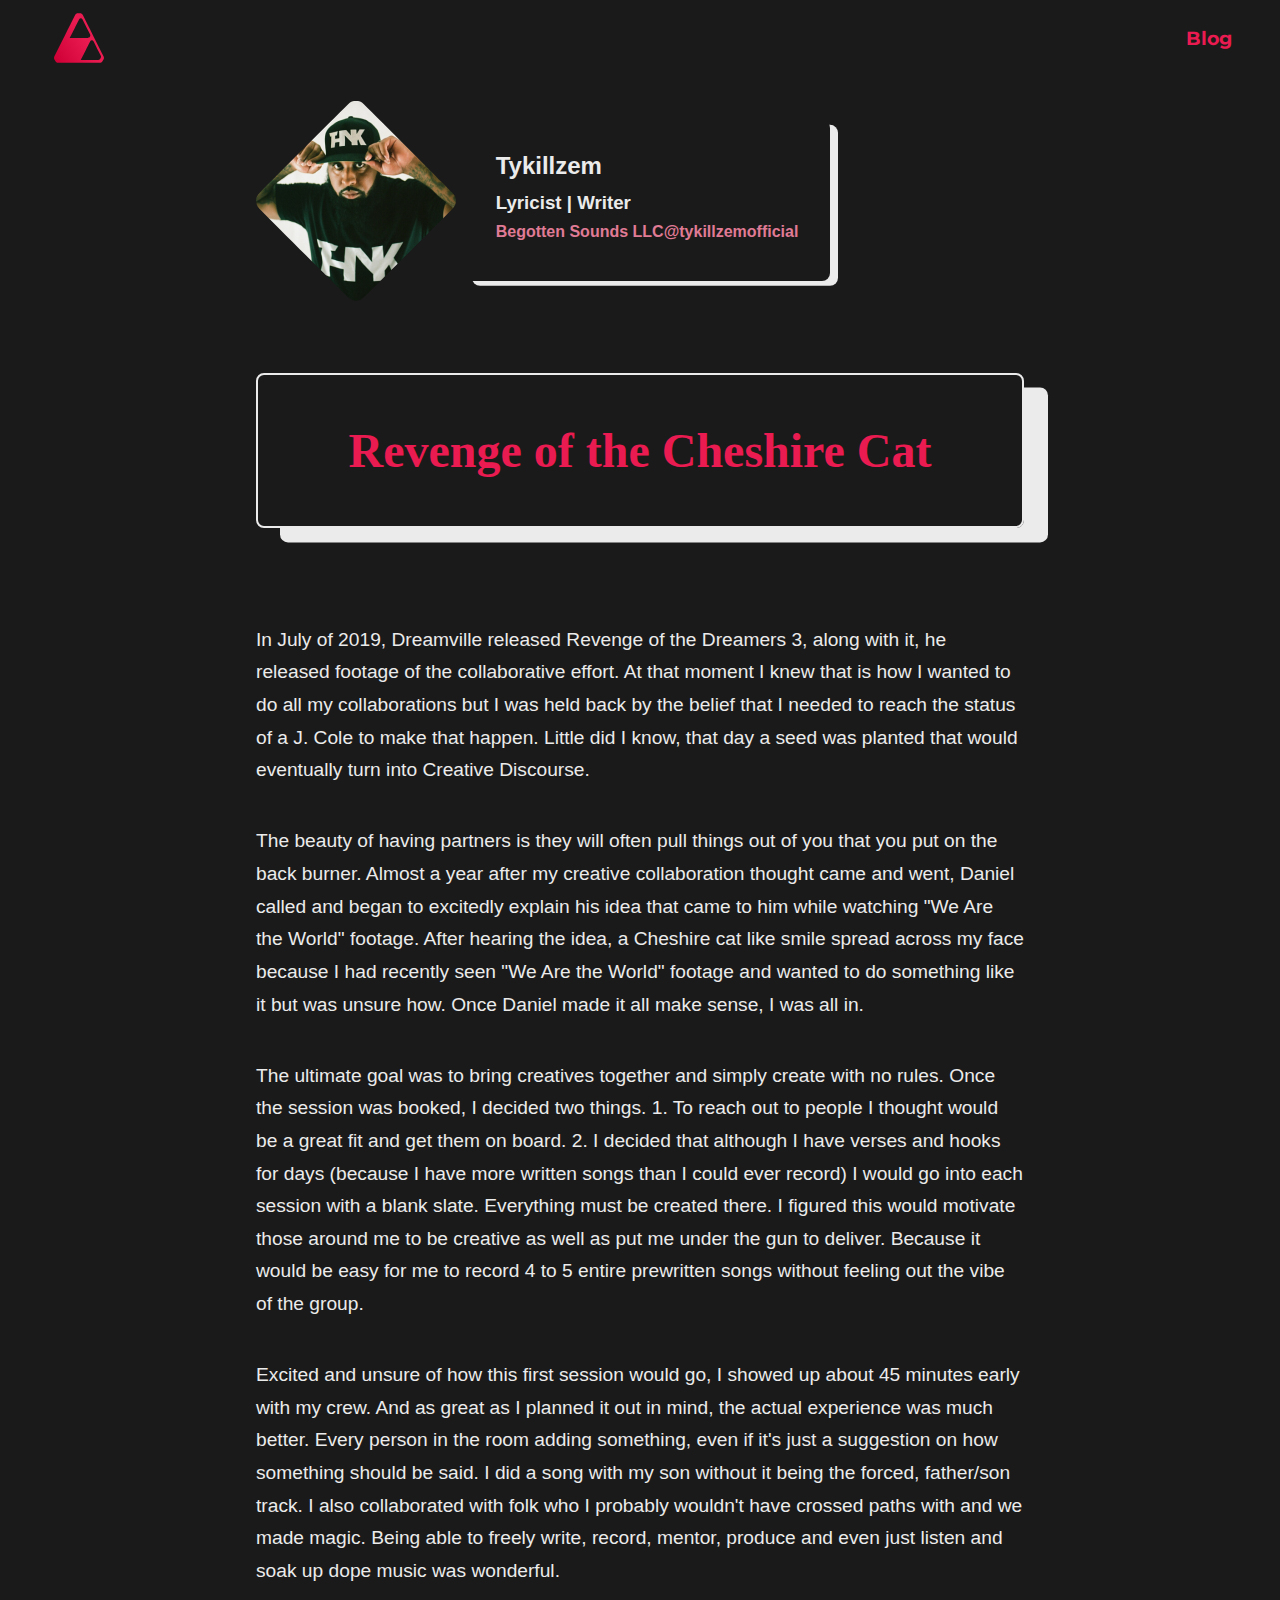
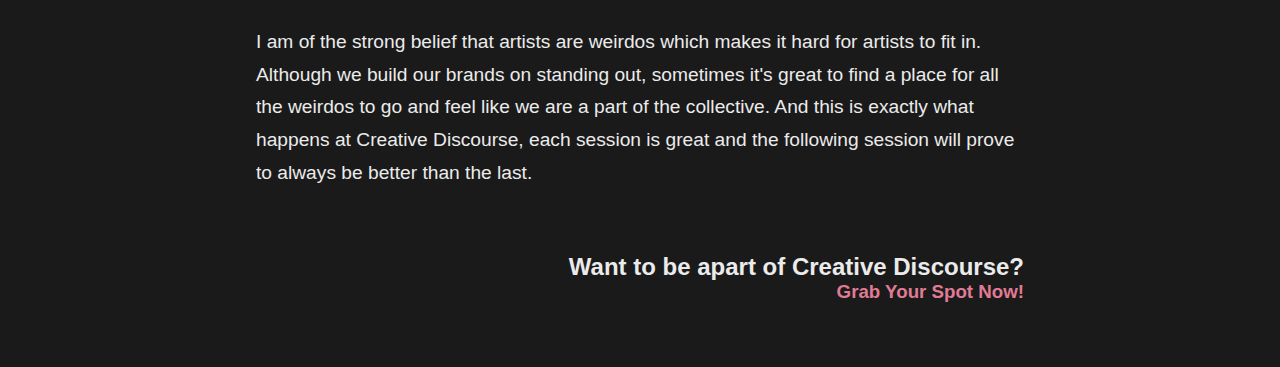
<file: posts/revenge-of-the-cheshire-cat.html>
<!DOCTYPE html>
<html lang="en">
<head>
  <meta charset="UTF-8">
  <meta name="viewport" content="width=device-width, initial-scale=1.0">
  <title>Revenge of the Cheshire Cat</title>
  <link rel="icon" href="/images/favicon.png" type="image/png">
  <link rel="stylesheet" href="/css/styles.css">
  <link rel="stylesheet" href="/css/blogStyle.css">
  <link href="https://fonts.googleapis.com/css2?family=Montserrat:wght@400;500&display=swap" rel="stylesheet">
</head>
<body>
  <header class="header">
    <svg id="svgNav" height="64px" viewBox="0 0 727 720" version="1.1" xmlns="http://www.w3.org/2000/svg" xmlns:xlink="http://www.w3.org/1999/xlink" xml:space="preserve" xmlns:serif="http://www.serif.com/" style="fill-rule:evenodd;clip-rule:evenodd;stroke-linejoin:round;stroke-miterlimit:2;">
      <a xlink:href="/index">
        <g id="Begotten-Icon" serif:id="Begotten Icon" transform="matrix(0.528187,0,-3.39422e-32,0.528187,-3825.59,-6306.54)">
          <path id= "icon" d="M8504.32,13303.1L7356.31,13303.1C7328.62,13303.1 7302.9,13288.8 7288.31,13265.3C7277.8,13248.3 7265.43,13228.4 7254.91,13211.4C7240.26,13187.7 7238.93,13158.2 7251.39,13133.4C7392.8,12851.4 7675.57,12287.5 7827.74,11984.1C7841.31,11957 7868.99,11940 7899.25,11940C7918.98,11940 7941.65,11940 7961.38,11940C7991.65,11940 8019.32,11957 8032.89,11984.1C8185.07,12287.5 8467.84,12851.4 8609.24,13133.4C8621.7,13158.2 8620.37,13187.7 8605.73,13211.4C8595.2,13228.4 8582.83,13248.3 8572.32,13265.3C8557.73,13288.8 8532.01,13303.1 8504.32,13303.1ZM8459.01,13228.4C8479.82,13228.4 8499.14,13217.7 8510.07,13200C8515.99,13190.4 8522.61,13179.6 8528.53,13170C8539.46,13152.3 8540.44,13130.2 8531.11,13111.6C8472.39,12994.5 8383.28,12816.8 8330.03,12710.7C8321.55,12693.8 8304.25,12683.1 8285.33,12683.1C8266.42,12683.1 8249.12,12693.8 8240.64,12710.7C8156.06,12879.3 7980.97,13228.4 7980.97,13228.4L8459.01,13228.4ZM7936.28,12103.8C7944.76,12086.9 7962.06,12076.2 7980.97,12076.2C7999.89,12076.2 8017.19,12086.9 8025.67,12103.8C8081.31,12214.7 8176.13,12403.8 8234.49,12520.2C8245.38,12541.9 8244.24,12567.6 8231.49,12588.3C8218.74,12609 8196.2,12621.5 8171.92,12621.5C7995.81,12621.5 7676.61,12621.5 7676.61,12621.5C7676.61,12621.5 7851.7,12272.4 7936.28,12103.8Z" 
          />
        </g>
      </a>
      <defs>
        <linearGradient id="iconGrad" x1="0" y1="0" x2="1" y2="0" 
          gradientUnits="userSpaceOnUse" gradientTransform="matrix(877.68,-545.366,545.366,877.68,7272.75,13228.4)">
            <stop offset="0" style="stop-color:rgb(206,0,53);stop-opacity:1"/>
            <stop offset="1" style="stop-color:rgb(233,27,80);stop-opacity:1"/>
        </linearGradient>
      </defs>
    </svg>
    <a href="/blog" class="navLink">Blog</a>
  </header>
  <article class="blogPostWrap">
    <div class="blogPostHeader">
      <img src="/images/ty-profile.jpg" alt="Profile Picture" width="200px" height="100%" class="profilePic postProfilePic" loading="lazy">
      <div class="blogPostInfo">
        <h2>Tykillzem</h2>
        <h3>Lyricist | Writer</h3>
        <h4 class="blogPostLinks">
          <a href="http://www.begottensounds.com" target="_blank">Begotten Sounds LLC</a>
          <a href="http://www.instagram.com/tykillzemofficial" target="_blank" rel="noreferrer noopener">@tykillzemofficial</a>
        </h4>
      </div>
    </div>
    <h1 class="blogPostHeadline">Revenge of the Cheshire Cat</h1>
      <p class="blogPara">
        In July of 2019, Dreamville released Revenge of the Dreamers 3, along with it, he released footage of the collaborative effort. 
        At that moment I knew that is how I wanted to do all my collaborations but I was held back by the belief that I needed to reach the status of a J. Cole to make that happen. 
        Little did I know, that day a seed was planted that would eventually turn into Creative Discourse.
      </p>
      <p class="blogPara">
        The beauty of having partners is they will often pull things out of you that you put on the back burner. 
        Almost a year after my creative collaboration thought came and went, Daniel called and began to excitedly explain his idea that came to him while watching "We Are the World" footage. 
        After hearing the idea, a Cheshire cat like smile spread across my face because I had recently seen "We Are the World" footage and wanted to do something like it but was unsure how. 
        Once Daniel made it all make sense, I was all in.
      </p>
      <p class="blogPara">
        The ultimate goal was to bring creatives together and simply create with no rules. Once the session was booked, I decided two things. 
        1. To reach out to people I thought would be a great fit and get them on board. 2. 
        I decided that although I have verses and hooks for days (because I have more written songs than I could ever record) I would go into each session with a blank slate. 
        Everything must be created there. I figured this would motivate those around me to be creative as well as put me under the gun to deliver. 
        Because it would be easy for me to record 4 to 5 entire prewritten songs without feeling out the vibe of the group.
      </p>
      <p class="blogPara">
        Excited and unsure of how this first session would go, I showed up about 45 minutes early with my crew. And as great as I planned it out in mind, the actual experience was much better. 
        Every person in the room adding something, even if it's just a suggestion on how something should be said. I did a song with my son without it being the forced, father/son track. 
        I also collaborated with folk who I probably wouldn't have crossed paths with and we made magic. Being able to freely write, record, mentor, produce and even just listen and soak up dope music was wonderful.
      </p>
      <p class="blogPara">
        I am of the strong belief that artists are weirdos which makes it hard for artists to fit in. 
        Although we build our brands on standing out, sometimes it's great to find a place for all the weirdos to go and feel like we are a part of the collective. 
        And this is exactly what happens at Creative Discourse, each session is great and the following session will prove to always be better than the last.
      </p>
      <div class="endBlog">
        <h2>Want to be apart of Creative Discourse?</h2> 
        <h3> <a href="/reservation">Grab Your Spot Now!</a></h3>   
      </div>
  </article>
  <svg class="svgClip postClip" height="0" width="0" xmlns="http://www.w3.org/2000/svg" stroke-linejoin="round">
    <defs>
      <clipPath id="profilePicClip" clipPathUnits="objectBoundingBox">
        <path d="M0.462,0.016 C0.472,0.006,0.486,0,0.5,0 C0.514,0,0.528,0.006,0.538,0.016 C0.635,0.112,0.888,0.365,0.984,0.462 C0.994,0.472,1,0.486,1,0.5 C1,0.514,0.994,0.528,0.984,0.538 C0.888,0.635,0.635,0.888,0.538,0.984 C0.528,0.994,0.514,1,0.5,1 C0.486,1,0.472,0.994,0.462,0.984 C0.365,0.888,0.112,0.635,0.016,0.538 C0.006,0.528,0,0.514,0,0.5 C0,0.486,0.006,0.472,0.016,0.462 C0.112,0.365,0.365,0.112,0.462,0.016"/>
       </clipPath>
    </defs>
  </svg>
</body>
</html>
</file>
<file: css/styles.css>
@import url('https://fonts.googleapis.com/css2?family=Montserrat:wght@400;500&display=swap');

* {
    --begotten-white: #ebebeb;
    --begotten-red: #e91b50;
    --begotten-grey: #333735;
    --begotten-dark: #1a1a1a;
    --lighter-red: #e07b95;
    --begotten-gradient: linear-gradient(to top right, #cf0036, #e91b50);
    --link-hover: #ecacbc;
    margin: 0;
}

body {
    background-color: var(--begotten-dark);
}

h1 {
    color: var(--begotten-red);
    font-family: 'Futura';
}

h2, h3, h4, p {
    color: var(--begotten-white);
    font-family: Helvetica, sans-serif;
}
a {
    text-decoration: none;
    color: var(--lighter-red);
}
a:hover {
    color: var(--link-hover);
}

::selection {
    background-color: #6b1027;
}

.blurOn {
    -webkit-filter: blur(2px);
    -moz-filter: blur(2px);
    -o-filter: blur(2px);
    -ms-filter: blur(2px);
    filter: blur(2px);
}

/* ===============================
NAV BAR STYLING 
================================== */
.header {
    display: flex;
    justify-content: space-between;
    padding-left: 3rem;
    padding-right: 3rem;

}

#svgNav {
    margin: 0.4em;
    fill: url(#iconGrad);
    width: 50px;
}

.navLink {
    font-family: 'Montserrat','Futura';
    font-weight: bold;
    font-size: 1.2em;
    color: var(--begotten-red);
    align-self: center;
}

.navLink:hover, .navLink:active {
    color: var(--link-hover);
}


.wrapper {
    display: grid;
    grid-template-columns: 0.5fr max-content max-content 0.5fr max-content 0.5fr;
    grid-template-rows: max-content 2fr 1fr 1fr 1fr 1fr;
}

/* .videos {
    grid-row: 4;
    grid-column: 1/7;
    width: 80vw;
} */

#svgIcon {
    grid-row: 1;
    grid-column: 1;
    margin: 0.4em;
   fill: url(#iconGrad);
   width: 50px; 
}

#title {
    grid-column: 2/4;
    grid-row: 2/4;
    width: 500px;
    height: 40vh;
}

#piano {
    grid-column: 5;
    grid-row: 2/4;
    width: 300px;
    cursor: pointer;
}

#tagline {
    grid-column: 1/7;
    grid-row: 4;
    justify-self: center;
    align-self: center;
    text-align: center;
    color: var(--begotten-white);
    font-family: 'Montserrat','Futura';
    font-weight: lighter;
    line-height: 1.1em;
    margin-top: 1em;
    user-select: none;
}

#checkout-button {
    padding: 0.25em;
    text-decoration: none;
    appearance: none;
    -webkit-appearance: none;
    color: var(--begotten-white);
    font-size: 2em;
    font-weight: 500;
    background-color: var(--begotten-red);
    background-image: var(--begotten-gradient);
    border: 1px solid var(--begotten-white);
    border-radius: 15px;
    font-family: 'Montserrat', sans-serif;
    box-shadow: 5px 4px 10px #791f35ab;
    transition: 
        padding-inline ease 0.1s,
        border-radius 0.5s 0.1s;
    cursor: pointer;
    margin-top: 0.4em;
    grid-column: 1/7;
    grid-row: 5;
    justify-self: center;
    align-self: start;
    
    position: relative;
}

button a {
    text-decoration: none;
    color: var(--begotten-white);
    appearance: none;
    -webkit-appearance: none;
}

.reserve-section {
    display: flex;
    flex-direction: column;
    align-items: center;
    grid-column: 1/7;
    grid-row: 5;
    align-self: center;
    justify-self: center;
    margin-top: 5em;
}

#reserveTitle {
    font-size: 0.6em;
    color: var(--begotten-white);
}

#spotsLeft {
    color: var(--begotten-red);
}

#create {
    grid-column: 1/7;
    grid-row: 5;
    justify-self: center;
    align-self: start;
    margin-top: 0.4em;
    position: relative;
    display: none;
}

#create:hover, #create:focus, #checkout-button:hover, #checkout-button:focus {
    cursor: pointer;
    padding-inline: 1em;
    border-radius: 30px;
}

#checkout-button:active {
    transform: scale(0.90);
    box-shadow: 0px 0px #791f35ab;
}

.countdown-section {
    grid-column: 2/6;
    grid-row: 6/7;
    justify-self: center;
    text-align: center;
    line-height:  1.8em;
}

#countdown {
    color: var(--begotten-red);
    font-family: 'Montserrat', sans-serif;
}

#theC {
    fill: var(--begotten-white);
    animation: blinker 5s linear 2s infinite;
}

#theD {
    fill: var(--begotten-white);
    animation: blinker 5s linear 2s infinite;
}

/* ===================================
The C and D Animation
====================================== */

@keyframes blinker {
    0% {
        fill: var(--begotten-white);
    }
    30% {
        fill: var(--begotten-white);
    }
    40% {
        fill: var(--begotten-red);
    }
    50% {
        fill: tomato;
    }
    60% {
        fill: #00e48c;
    }
    70% {
       fill: #fbff09; 
    }
    80% {
        fill: #9b0d94;
    }
    100% {
        fill: var(--begotten-white);
    }
}

/* ====================================
Piano Animation
======================================= */
g > rect {
    fill: var(--begotten-white);
}

g >rect:hover {
    fill: var(--lighter-red);
}

g > rect:active {
fill: var(--begotten-red);
}

rect {
    animation-duration: 1.3s ;
}

@keyframes strobe {
    0%, 20%, 40%, 60%, 80%, 100% {
        fill: var(--begotten-red);
    }
    10%, 30%, 50%, 70%, 90% {
        fill: var(--begotten-white);
    }
}
/* =====================================
media queary at 800px
======================================== */

@media (max-width: 863px) {
    .wrapper {
        display: flex;
        flex-direction: column;
        justify-items: center;
        place-items: center;
    }

    /* .videos {
        width: 80vw;
    } */

    #title, #piano, #tagline {
        width: 70vw;
        margin-top: 2em;
    }

    #create, #checkout-button {
        align-self: center;
    }

    .reserve-section {
        margin-block: 1em;
    }

    .modalOn {
        top: 10px;
        left: 5vw;
        width: 90vw;
        font-size: 1.2em;
    }
    .modal #closeButton {
        font-size: 0.7em;
    }
}
</file>
<file: css/signUpFormStyling.css>
#closeButton {
    position: absolute;
    top: 0;
    right: 0;
    background-color: #747272;
    border-top-right-radius: 20px;
    border-bottom-left-radius: 20px;
    cursor: pointer;
    font-size: 0.8em;
}
#mc_embed_signup_scroll div {
    padding: 1em;
}

#formParagraph {
    width: auto;
    max-width: 60ch;
    padding: 2em 6.5em;
}

@media (max-width: 800px) {
    #formParagraph {
        padding: 1em;
        font-size: 0.8em;
    }

    .indicates-required {
        font-size: 0.4em;
    }
}

/* =======================================
Styling for the header 2 at the top of form
========================================== */
#mc-embedded-subscribe-form h2 {
    padding-top: 2em;
}

.indicates-required {
    font-size: 0.7em;
}

/* =======================================
Styling for the subscribe button
========================================== */
#mc-embedded-subscribe {
    background-color: var(--begotten-red);
    color: var(--begotten-white);
    border: 1px solid var(--begotten-white);
    border-radius: 8px;
    padding: 1em;
    cursor: pointer;
    -webkit-appearance: none;
    -moz-appearance: none;
    appearance: none;
}
</file>
<file: css/blogStyle.css>
* {
    position: relative;
}

/* ===============================
STYLING FOR THE BLOG POST PAGES
================================== */

.blogPostWrap {
    max-width: 55rem;
    margin-left: 1em;
    margin-right: 1em;
    /* padding-left: calc(1rem + (8 - 1) * ((100vw - 20rem)/ (100 - 20))); */
    padding-inline: calc(100vw - 65rem);
}

.blogPostHeader {
    display: flex;
    margin: 1.5em 0;
}

.blogPostInfo {
    align-self: center;
    margin: 0 1%;
    padding: 2em;
    box-shadow: 0.5em 0.3em var(--begotten-white);
    border-radius: 8px;
}

.blogPostInfo > * {
    margin-bottom: 0.5em;
}

.blogPostLinks {
    display: flex;
    justify-content: space-evenly;
}

.blogPostHeadline {
    font-size: 3em;
    text-align: center;
    max-width: 60vw;
    margin-top: 1.5em;
    margin-bottom: 2em;
    padding: 1em;
    border: var(--begotten-white) 2px solid;
    border-radius: 8px;
    box-shadow: 0.5em 0.3em var(--begotten-white);
}
.blogPara {
    font-size: 1.2em;
    line-height: 1.7em;
    margin-bottom: 2em;
}

.endBlog {
    margin: 4em 0;
    text-align: end;
}
/* ===============================
STYLING FOR THE BLOG OVERVIEW PAGE
================================== */
.flexContainer {
    display: flex;
    flex-wrap: wrap;
    justify-content: center;
}

.blogCard {
    display: flex;
    flex-direction: column;
    flex-wrap: wrap;
    align-content: flex-start;
    justify-content: space-between;
    gap: 0.8em;
    width: 40ch;
    padding-left: 1%;
    margin-top: 2em;
}

.profilePic {
    clip-path: url(#profilePicClip);
    width: 200px;
    z-index: 1;
}

.profilePicBackground::after {
    content: "";
    position: absolute;
    top: 0;
    right: 0;
    height: 100%;
    width: 100%;
    background-repeat: no-repeat;
    background-position: 24% 0;
    background-image: url("data:image/svg+xml;charset=utf8,%3Csvg viewBox='0 0 194 194' xmlns='http://www.w3.org/2000/svg' fill-rule='evenodd' clip-rule='evenodd' stroke-linejoin='round' stroke-miterlimit='2'%3E%3Cpath d='M90.0298 7.3815c1.875-1.876 4.418-2.929 7.071-2.929 2.652 0 5.195 1.053 7.071 2.929 17.824 17.824 64.436 64.436 82.26 82.259 1.875 1.876 2.928 4.419 2.928 7.072 0 2.652-1.053 5.195-2.928 7.071-17.824 17.824-64.436 64.436-82.26 82.259-1.876 1.876-4.419 2.929-7.071 2.929-2.653 0-5.196-1.053-7.071-2.929-17.824-17.823-64.436-64.435-82.26-82.259-1.876-1.876-2.929-4.419-2.929-7.071 0-2.653 1.053-5.196 2.929-7.072 17.824-17.823 64.436-64.435 82.26-82.259z' fill='%23ebebeb'/%3E%3C/svg%3E");
}

.blogHeadline {
    color: var(--begotten-red);
    font-family: Impact, Haettenschweiler, 'Arial Narrow Bold', sans-serif;
    font-size: 1.8em;
}

.headlineLink {
    color: var(--begotten-red);
}

.blogPreview {
    text-overflow: ellipsis;
    line-height: 1.2em;
    line-clamp: 3;
    padding-bottom: 2rem;
}

.blogLinkFooter {
    align-self: flex-end;
}

.blogLink {
    padding-right: 2.6em;
    font-size: 0.9em;
    font-weight: bold;
}

.blogLink:hover, .blogLink:active {
    color: var(--link-hover);
}

.blogArrow::after {
    content: "";
    position: absolute;
    top: 0;
    right: 0;
    height: 100%;
    width: 2rem;
    background-repeat: no-repeat;
    background-position: 0 50%;
    background-image: url("data:image/svg+xml;charset=utf8,%3Csvg viewBox='0 0 31 8' xmlns='http://www.w3.org/2000/svg' fill-rule='evenodd' clip-rule='evenodd' stroke-linejoin='round' stroke-miterlimit='2'%3E%3Cpath d='M7.00075 4.8041l-2.862 2.863-3.817-3.817 3.817-3.816 2.862 2.862h16.841l-.621-2.862 7.633 3.816-7.633 3.817.621-2.863h-16.841z' fill='%23e91b50'/%3E%3C/svg%3E");
    transition: ease-out 0.4s;
}

.blogArrow:hover::after {
    transform: translateX(10px);
}

/* =====================================
STYLING FOR MOBLIE
======================================== */
@media (max-width: 500px) {

    .header {
        padding-left: 1.5em;
        padding-right: 1.5em;
    }
  
    #profilePicClip {
        width: 20%;
        height: 20%;
    }
    .blogPostInfo {
        font-size: 0.6em;
    }

    .blogPostHeadline {
        font-size: 2.2em;
    }
}

/* ===================================== 
CLEARING SVG THAT IS USED FOR CLIP PATHS
======================================== */
.svgClip {
    position: absolute;
    height: 0;
    width: 0;
}
</file>
<file: css/reservation.css>
body {
    color: var(--begotten-white);
}

.sr-main{
    display: flex;
    flex-direction: column;
    justify-content: center;
    align-content: center;
}

#reserveText {
    font-size: 1.1em;
    max-width: 65ch;
    width: 45vw;
    align-self: center;
    text-align: center;
    line-height: 1.5em;
}

.container {
    display: flex;
    flex-direction: column;
    align-items: center;
    align-self: center;
    border-radius: 20px;
    text-align: center;
    padding: 2em;
    width: 40vw;
    background-color: var(--begotten-grey);
}

.container div h1, .container div h4, .cd-image, .sr-legal-text, #reserveText, #buyButton {
    margin-top: 0.7em;
    margin-bottom: 1em;
}

.reserveInfo {
    line-height: 1.5em;
}

.sr-legal-text {
    font-size: 0.7em;
}

#drip-section, #buy-section {
    border: var(--begotten-red) solid 2px;
    border-radius: 8px;
    margin-bottom: 1em;
    padding: 0.4em;
    width: 30vw;

    font-family: 'Helvetica';
}

#drip-ef-117453377 > div {
    margin-bottom: 0.7em;
}

.disabled-section {
    filter: opacity(0.3);
    user-select: none;
}

#quantity-input {
    background-color: var(--begotten-white);
    padding: 0.3em;
    text-align: center;
    border-style: none;
    user-select: none;
    -moz-appearance: textfield;
}

#buyButton {
    font-size: 1em;
    padding: 0.7em;
    width: max-content;
    font-weight: 500;
    color: var(--begotten-white);
    background-color: var(--begotten-red);
    background-image: var(--begotten-gradient);
    border: 1px solid var(--begotten-white);
    border-radius: 15px;
    font-family: 'Montserrat', sans-serif;
    cursor: pointer;
    transition: ease 0.1s;
}

#buy-header {
    margin-block: 0.5em;
}

#buyButton:active {
    transform: scale(0.9);
}

#drip-button {
    font-size: 1em;
    padding: 0.7em;
    width: max-content;
    font-weight: 500;
    color: var(--begotten-white);
    background-color: var(--begotten-red);
    background-image: var(--begotten-gradient);
    border: 1px solid var(--begotten-white);
    border-radius: 15px;
    font-family: 'Montserrat', sans-serif;
    cursor: pointer;
    transition: ease 0.1s;
}

input[type=number] {
    -moz-appearance: textfield;
    appearance: none;
}

input::-webkit-outer-spin-button {
    -webkit-appearance: none;
}

input[type=text], input[type=email] {
    border: 1px solid var(--begotten-red);
    border-radius: 4px;
    background-color: var(--begotten-grey);
    color: var(--begotten-white);
}

::placeholder {
    color: var(--begotten-white);
}

.drip-select {
    position: relative;
    margin-bottom: 1em;
    padding: 0.5em;
    border: none;
    border-color: var(--begotten-red);
    border-radius: 4px;
    background-color: var(--begotten-red);
    color: var(--begotten-white);
}

#error-message {
    display: none;
}

@media (max-width: 800px) {
    .sr-main {
        align-items: center;
    }
    #reserveText {
        width: 80vw;
    }
    .container {
        width: 70vw;
    }
    #drip-section, #buy-section {
        width: 70vw;
    }
    #cashApp {
        flex-shrink: 0;
        margin-bottom: 1em;
    }
}
</file>
